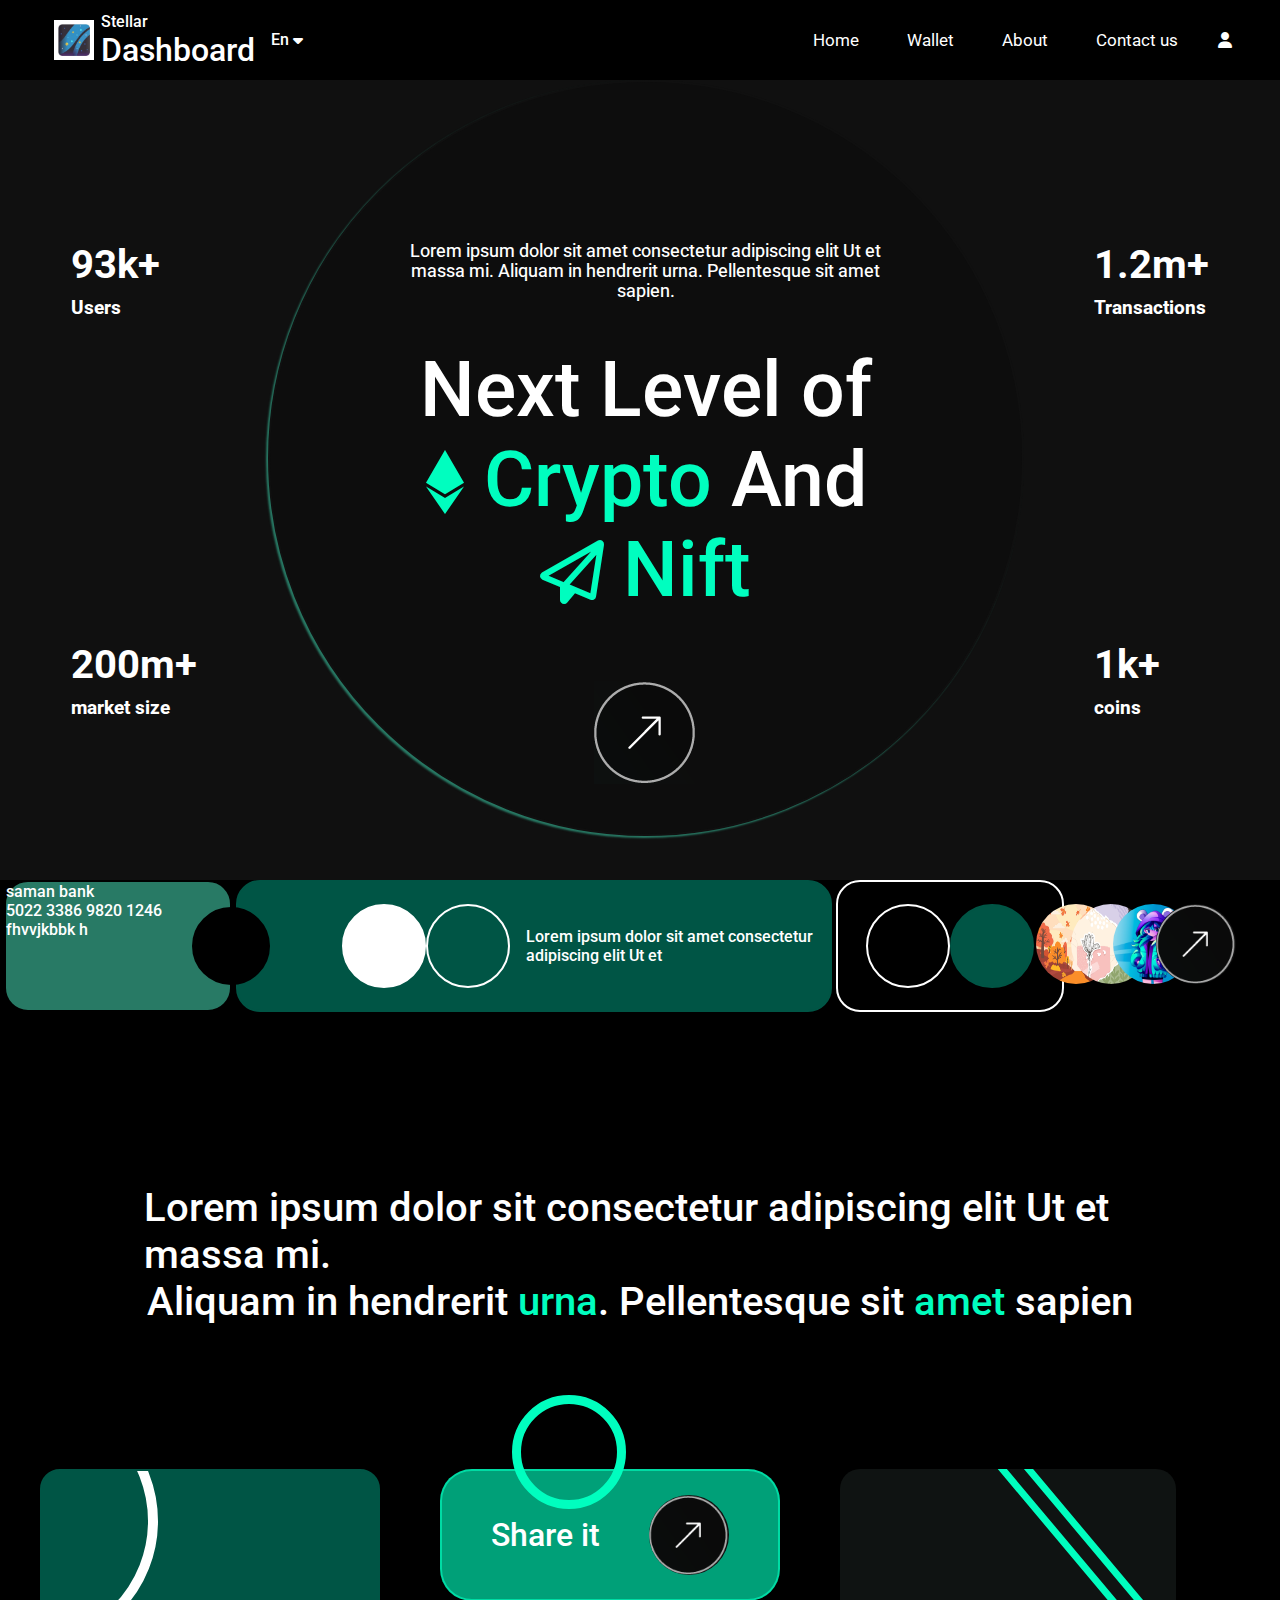
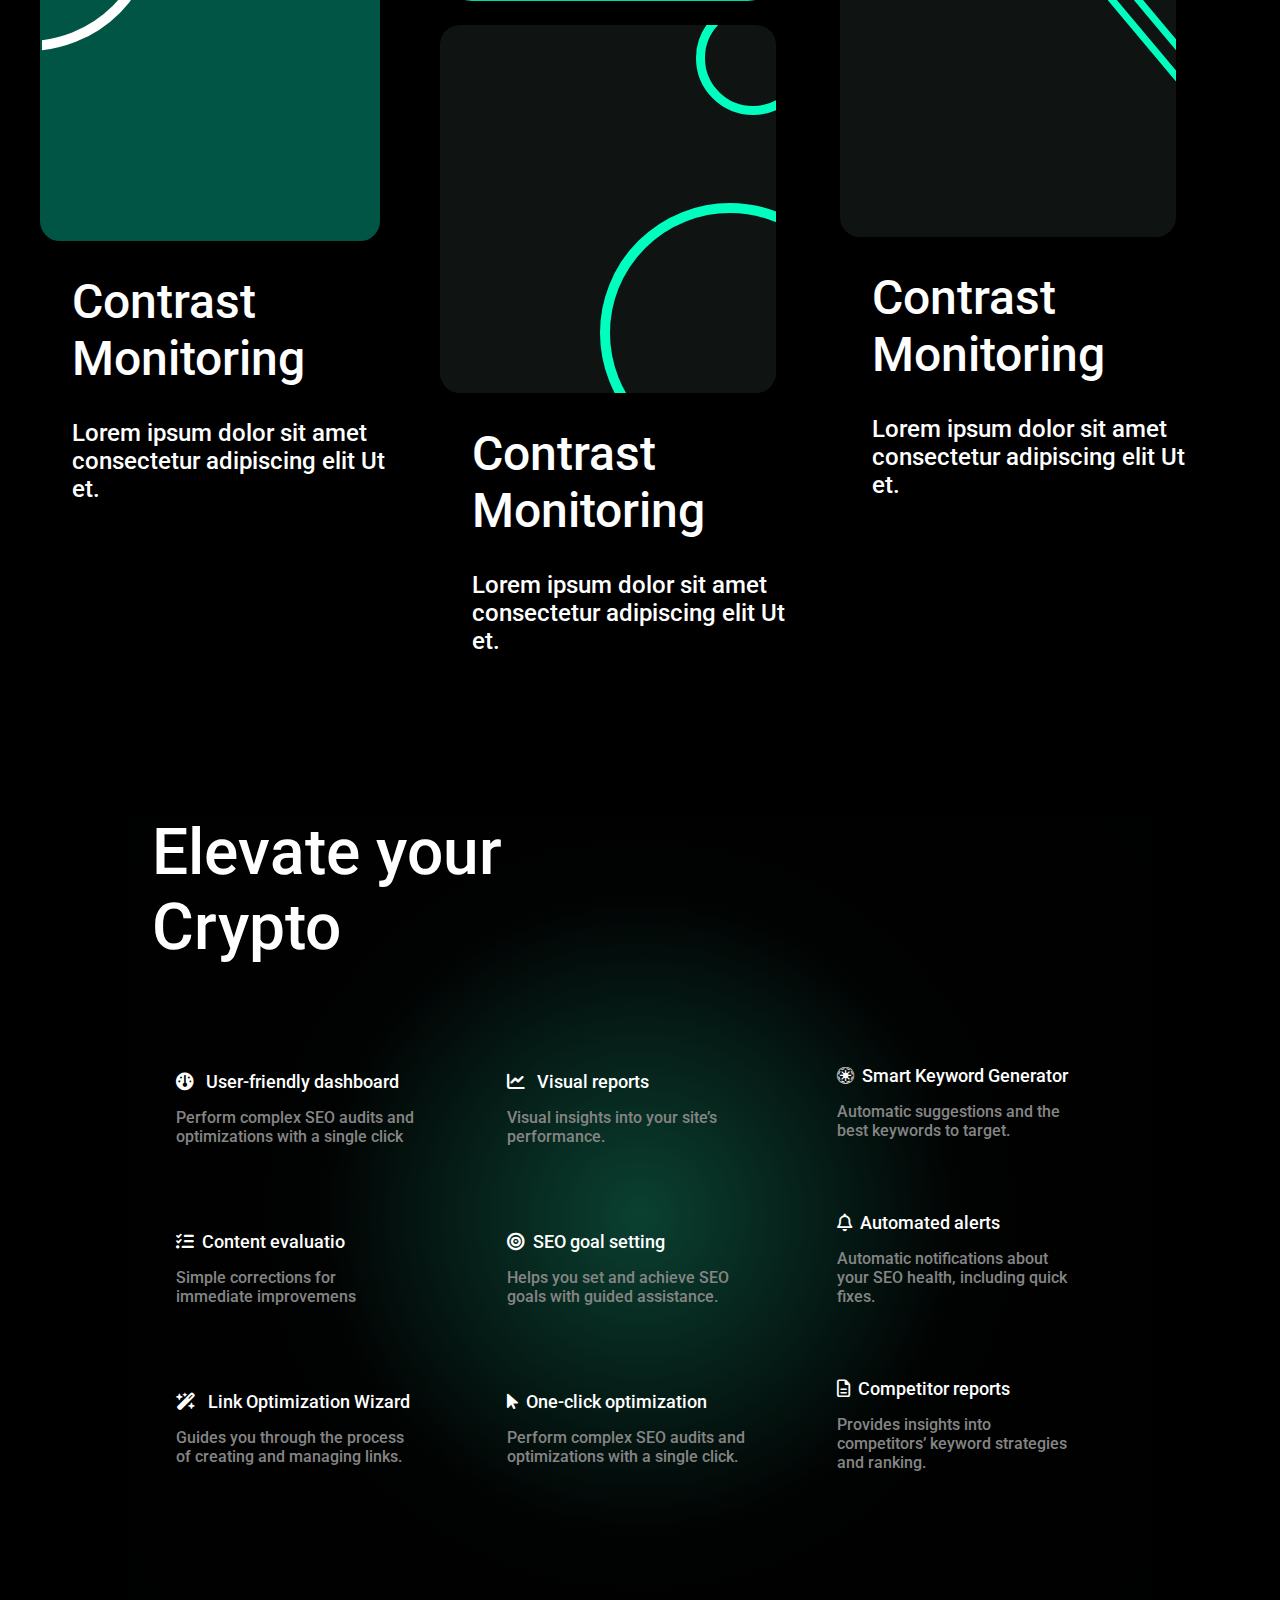
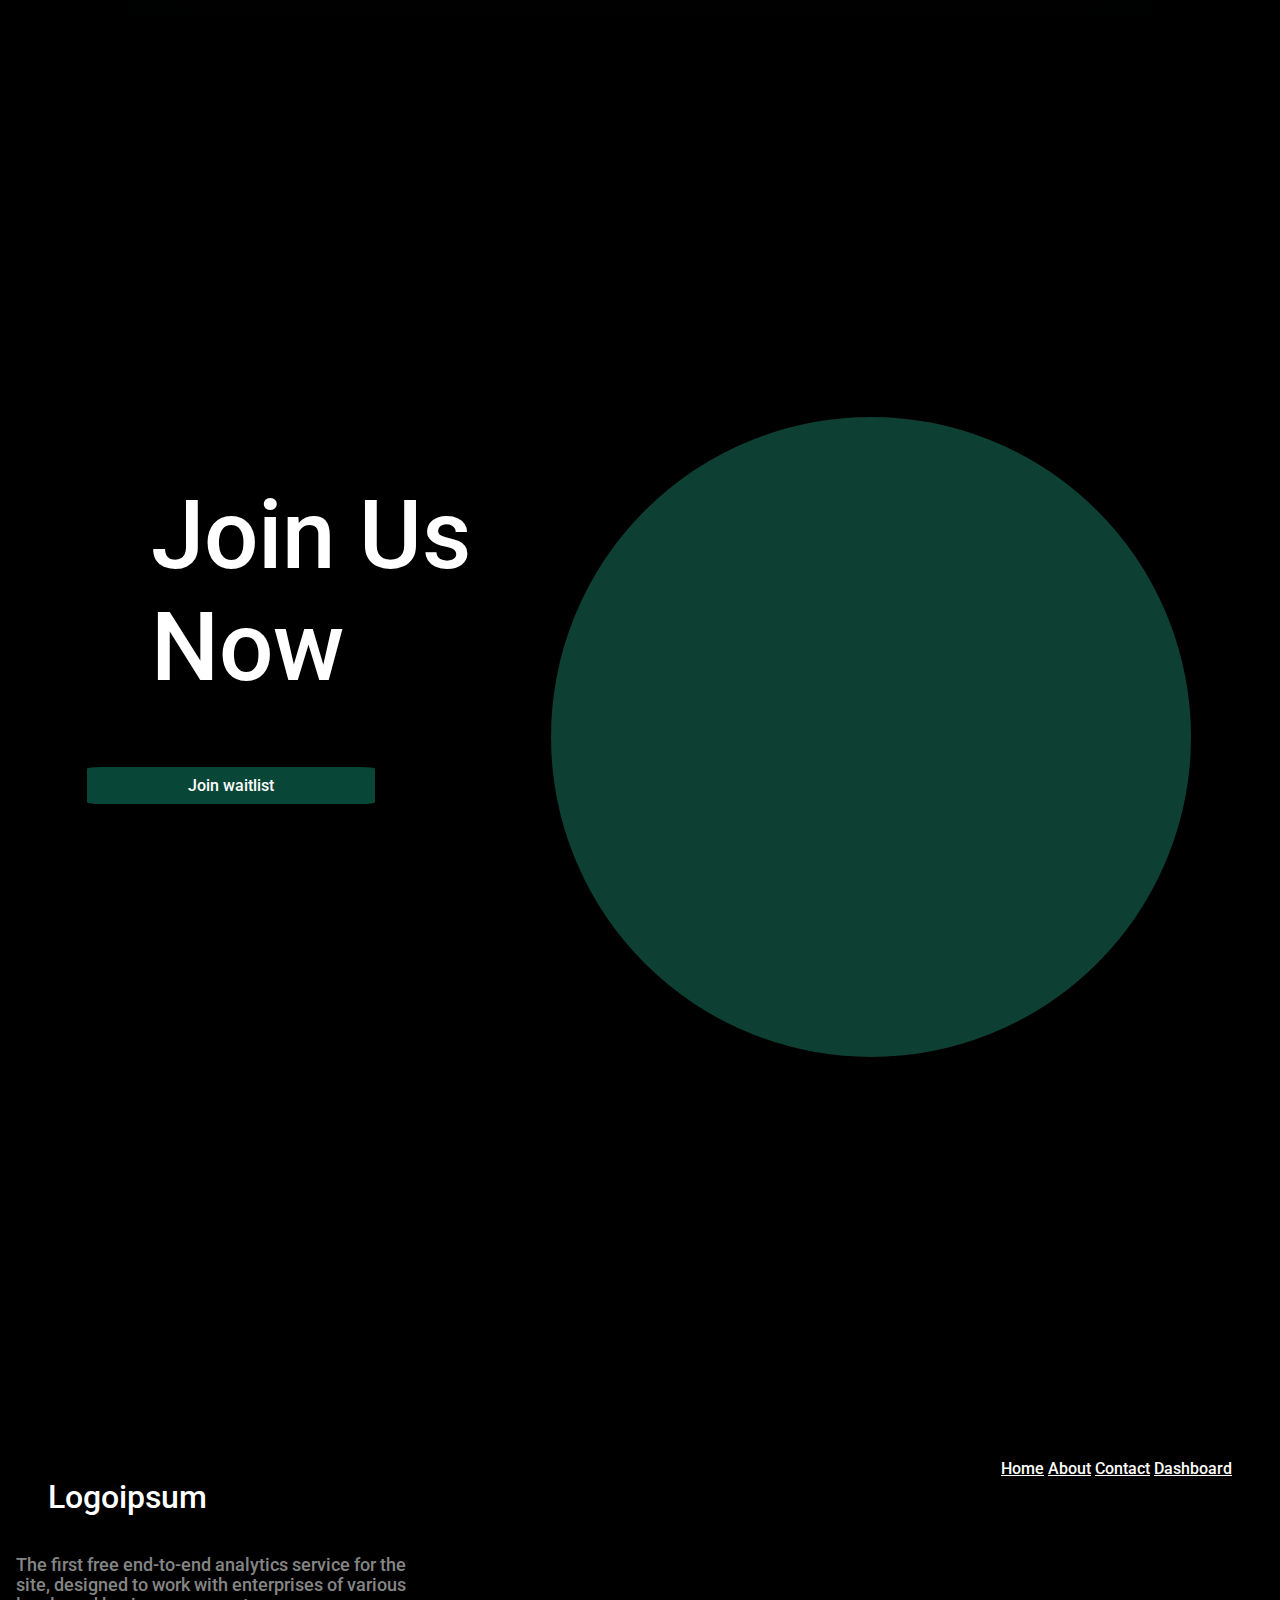
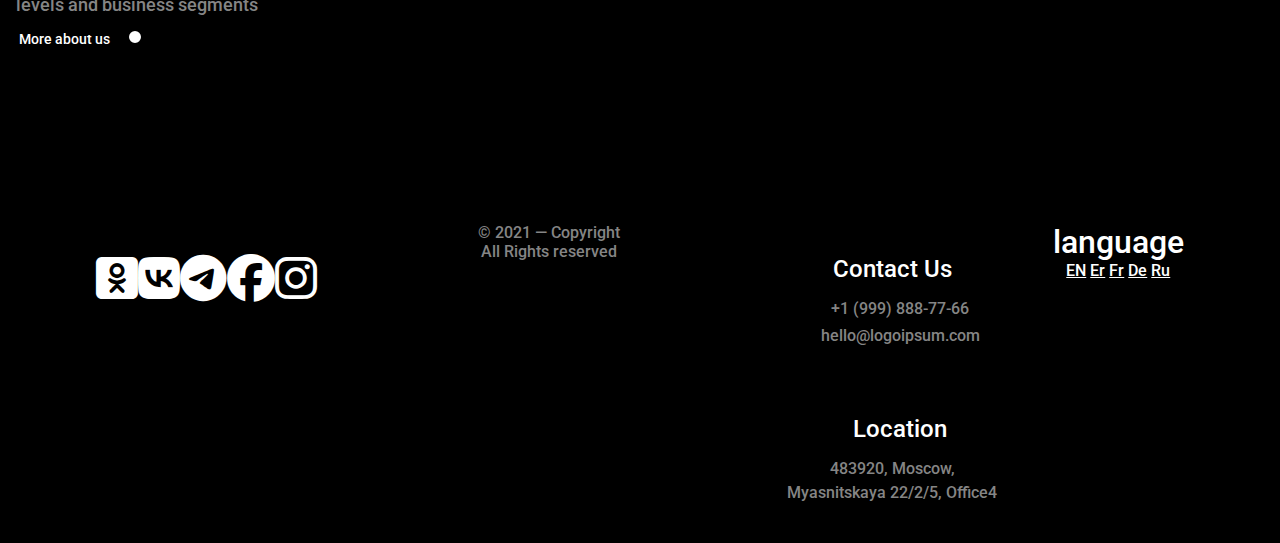
<file: index.html>
<!DOCTYPE html>
<html lang="en">

<head>
    <meta charset="UTF-8">
    <meta name="viewport" content="width=device-width, initial-scale=1.0">
    <title>HOME</title>
    <link rel="stylesheet" href="css/style.css">
    <link rel="stylesheet" href="css/min-nav.css">
    <link rel="stylesheet"
        href="https://fonts.googleapis.com/css2?family=Material+Symbols+Outlined:opsz,wght,FILL,GRAD@24,400,0,0&icon_names=person" />
    <link rel="stylesheet"
        href="https://fonts.googleapis.com/css2?family=Material+Symbols+Outlined:opsz,wght,FILL,GRAD@24,400,0,0&icon_names=send" />
    <link rel="stylesheet"
        href="https://fonts.googleapis.com/css2?family=Material+Symbols+Outlined:opsz,wght,FILL,GRAD@24,400,0,0&icon_names=sync_alt" />
    <link rel="stylesheet" href="https://cdnjs.cloudflare.com/ajax/libs/font-awesome/6.7.2/css/all.min.css"
        integrity="sha512-Evv84Mr4kqVGRNSgIGL/F/aIDqQb7xQ2vcrdIwxfjThSH8CSR7PBEakCr51Ck+w+/U6swU2Im1vVX0SVk9ABhg=="
        crossorigin="anonymous" referrerpolicy="no-referrer" />
        <link rel="preconnect" href="https://fonts.googleapis.com">
<link rel="preconnect" href="https://fonts.gstatic.com" crossorigin>
<link href="https://fonts.googleapis.com/css2?family=Roboto:ital,wght@0,100..900;1,100..900&display=swap" rel="stylesheet">
</head>

<body>
    <header>
        <nav>
            <div class="Top">
                <div class="logo">
                    <img src="images/logo.png" alt="logo image">
                   <div id="name">
                    <p>Stellar</p>
                    <h1> Dashboard</h1>
                   </div>
                </div>
                <div class="lang">
                    
                    <option value="top_down">En </option>
                    &nbsp;<i class="fa-solid fa-caret-down"></i>
                </div>
            </div>
            <div class="menu">
                <a href="Home.html">Home</a>
                <a href="Dashboard.html">Wallet</a>
                <a href="About.html">About</a>
                <a href="Contact.html">Contact us</a>
                <div class="profile">
                    <i class="fa-solid fa-user"></i>
                </div>
                <div>
        </nav>
        <nav class="min">
            <div id="burger-menu">
                <span></span>
              </div>
              
              <div id="menu">
                  <ul>
                    <li><a href="index.html">Home</a></li>
                    <li><a href="Dashboard.html">Dashboard</a></li>
                    <li><a href="About.html">About Us</a></li>
                    <li><a href="Contact.html">Contact us</a></li>
                  </ul>
              </div>
        </nav>
        <section class="page1">
            <div class="left">
                <div>
                    <h1>93k+</h1>
                    <p>Users</p>
                </div>
                <div>
                    <h1>200m+ </h1>
                    <p>market size</p>
                </div>
            </div>
            <div class="main">
                <p id="para"> Lorem ipsum dolor sit amet consectetur adipiscing elit Ut et 
                    massa mi. Aliquam in hendrerit urna. Pellentesque sit amet 
                    sapien.</p>
                <p class="high">Next Level of 
                        <span class="ethereum"> 
                            <i id="ig" class="fa-brands fa-ethereum"></i>
                        </span>
                        <span class="col">Crypto</span> And 
                        <i id="ig1" class="fa-regular fa-paper-plane"></i>
                    <span class="col">Nift</span>
                </p>
                <div>
                    <img src="images/photo.png" alt="">
                </div>
            </div>
                <div class="right">
                        <div>
                            <h1>1.2m+</h1>
                            <p>Transactions</p>
                        </div>
                        <div>
                            <h1> 1k+ </h1>
                            <p>coins</p>
                        </div>
                </div>
        </section>
            <div class="details">
                <div class="bank">
                   <div class="kaka"></div>
                   <div class="kaka1"></div>
                   <div class="kaka2"> 
                    <div>
                        <p>saman bank</p>
                    </div>
                    <div>
                        <p>5022 3386 9820 1246</p>
                    </div>
                    <div>
                        <p>fhvvjkbbk h</p>
                    </div>
                    <div></div>
                   </div>
                </div>
                <div class=" big">
                    <div class="big-black"></div>
                    <div class="big-round">
                        
                    </div>
                    <div class="big-arro"></div>
                    <div class="big-para">
                        <p> Lorem ipsum dolor sit amet consectetur 
                            adipiscing elit Ut et</p>
                    </div>
                </div>
                <div class="round">
                    <div class="round-black"></div>
                    <div class="round-blue"></div>
                </div>
                <div class="fround">
                        <img id="biriyani" src="/images/4172033.jpg" alt="">
                        <img id="raita" src="/images/7600154.jpg" alt="">
                        <img id="mutton" src="/images/9197814.jpg" alt="">
                    <img id="drinks" src="images/photo.png">
                </div>
            </div>
    </header>
    <main class="second">
        <div class="para-one">
            <p>Lorem ipsum dolor sit  consectetur adipiscing elit Ut et massa mi.</p>
            <p>Aliquam in hendrerit <span class="col">urna</span>. Pellentesque sit  <span class="col">amet </span>sapien</p>
        </div>
        <section class="para-two">
            <div class="one">
                <div class="box1">
                    <div class="v1"></div>
                    <div class="v2"></div>
                </div>
                <div class="heading">
                    <h1>Contrast Monitoring</h1>
                </div>
                <div class="Lorem">
                    <p>Lorem ipsum dolor sit amet 
                        consectetur adipiscing elit Ut 
                        et.</p>
                </div>
            </div>
            <div class="two">
                <div class="box2">
                    <h1>Share it</h1>
                    <img id="box-images" src="/images/photo.png">
                </div>
                <div class="box3">
                    <div class="b1"></div>
                    <div class="b2"></div>
                    <div class="b3"></div>
                </div>
                <div class="heading">
                    <h1>Contrast Monitoring</h1>
                </div>
                <div class="Lorem">
                    <p> Lorem ipsum dolor sit amet 
                        consectetur adipiscing elit Ut 
                        et.</p>
                </div>
            </div>
            <div class="three">
                <div class="box4">
                    <div class="m1"></div>
                    <div class="m2"></div>
                </div>
                <div class="heading">
                    <h1>Contrast Monitoring</h1>
                </div>
                <div class="Lorem"> 
                    <p>Lorem ipsum dolor sit amet 
                        consectetur adipiscing elit Ut 
                        et.</p>
                </div>
            </div>
        </section>
    </main>
    <article class="stage">
        <div class="stagei">
            <h1>Elevate your 
                Crypto
                </h1>
        </div>
        <section class="stageii">
            <div class="stage1">
                <div>
                    <h1><i id="icon" class="fa-solid fa-gauge"></i> User-friendly dashboard</h1>
                    <p> Perform complex SEO audits and 
                        optimizations with a single click</p>
                </div>
                <div>
                    <h1> <i id="icon" class="fa-solid fa-list-check"></i>Content evaluatio</h1>
                    <p>  Simple corrections for immediate improvemens</p>
                </div>
                <div>
                    <h1> <i id="icon" class="fa-solid fa-wand-magic-sparkles"></i> Link Optimization Wizard</h1>
                    <p>Guides you through the process of creating and managing links.</p>
                </div>
            </div>
            <div class="stage2">
                <div>
                    <h1> <i id="icon" class="fa-solid fa-chart-line"></i> Visual reports</h1>
                    <p>Visual insights into your site’s 
                        performance.</p>
                </div>
                <div>
                    <h1> <i id="icon" class="fa-solid fa-bullseye"></i>SEO goal setting</h1>
                    <p>Helps you set and achieve SEO goals with guided assistance.</p>
                </div>
                <div>
                    <h1> <i id="icon" class="fa-solid fa-arrow-pointer"></i>One-click optimization</h1>
                    <p> Perform complex SEO audits and 
                        optimizations with a single click.</p>
                </div>
            </div>
            <div class="stage3">
                <div>
                    <h1> <i id="icon" class="fa-brands fa-galactic-republic"></i>Smart Keyword Generator</h1>
                    <p>Automatic suggestions and the best 
                        keywords to target.</p>
                </div>
                <div>
                    <h1> <i id="icon" class="fa-regular fa-bell"></i>Automated alerts</h1>
                    <p>Automatic notifications about your SEO health, including quick fixes.</p>
                </div>
                <div>
                    <h1> <i id="icon" class="fa-regular fa-file-lines"></i>Competitor reports</h1>
                    <p> Provides insights into competitors’ 
                        keyword strategies and ranking.</p>
                </div>
            </div>
        </section>
    </article>
    <section class="mirror-page">
        <div class="btt">
        <div class="tag">
            <h1>Join Us Now</h1>
        </div>
        <div class="button-tag">
            <button>Join waitlist</button>
        </div>
        </div>
        <div class="mirror-tag">
            <div></div>
        </div>
    </section>
    <footer>
        <nav id="last-nav">
            <div class="last-nav1">
                <div class="logo-last">
                    <img>
                </div>
                <div>
                    <h1>Logoipsum</h1>
                </div>
            </div>
            <div class="last-nav2">
                <a href="Home.html">Home</a>
                <a href="About.html">About</a>
                <a href="Contact.html">Contact</a>
                <a href="Dashboard.html">Dashboard</a>
            </div>
        </nav>
        <div class="last1">
            <p>The first free end-to-end analytics service for the site, 
                designed to work with enterprises of various levels and 
                business segments</p>
        </div>
        <div class="last2">
            <h1> More about us</h1>
            <div class="small-circle"></div>
        </div>
        <div class="last-part">
        <div class="logo-final">
            <div id="lg-f"><i class="fa-brands fa-square-odnoklassniki"></i></div>
            <div id="lg-f"><i class="fa-brands fa-vk"></i></div>
            <div id="lg-f"><i class="fa-brands fa-telegram"></i></div>
            <div id="lg-f"><i class="fa-brands fa-facebook"></i> </div>
            <div id="lg-f"><i class="fa-brands fa-instagram"></i></div>
        </div>
        <div class="last-part1">
            <p>© 2021 — Copyright</p>
            <p>All Rights reserved</p>
        </div>
        <div class="last-part2">
            <div class="contact">
                <h1>Contact Us</h1>
                <p> <a href="tel to: +1 (999) 888-77-66"></a> +1 (999) 888-77-66</p>
                <p> <a href="email to:hello@logoipsum.com"></a>hello@logoipsum.com</p>
            </div>
            <div class="location">
                <h1>Location</h1>
                <p> 483920, Moscow,</p>
                    <p>Myasnitskaya 22/2/5, Office4 </p>
            </div>
        </div>
        <div class="language">
            <div>
                <h1>language</h1>
            </div>
           <div class="lang-name">
            <a href="en">EN</a>
            <a href="Er">Er</a>
            <a href="Fr">Fr</a>
            <a href="De">De</a>
            <a href="Ru">Ru</a>
           </div>
        </div>
        </div>
    </footer>
   </body>

</html>
</file>
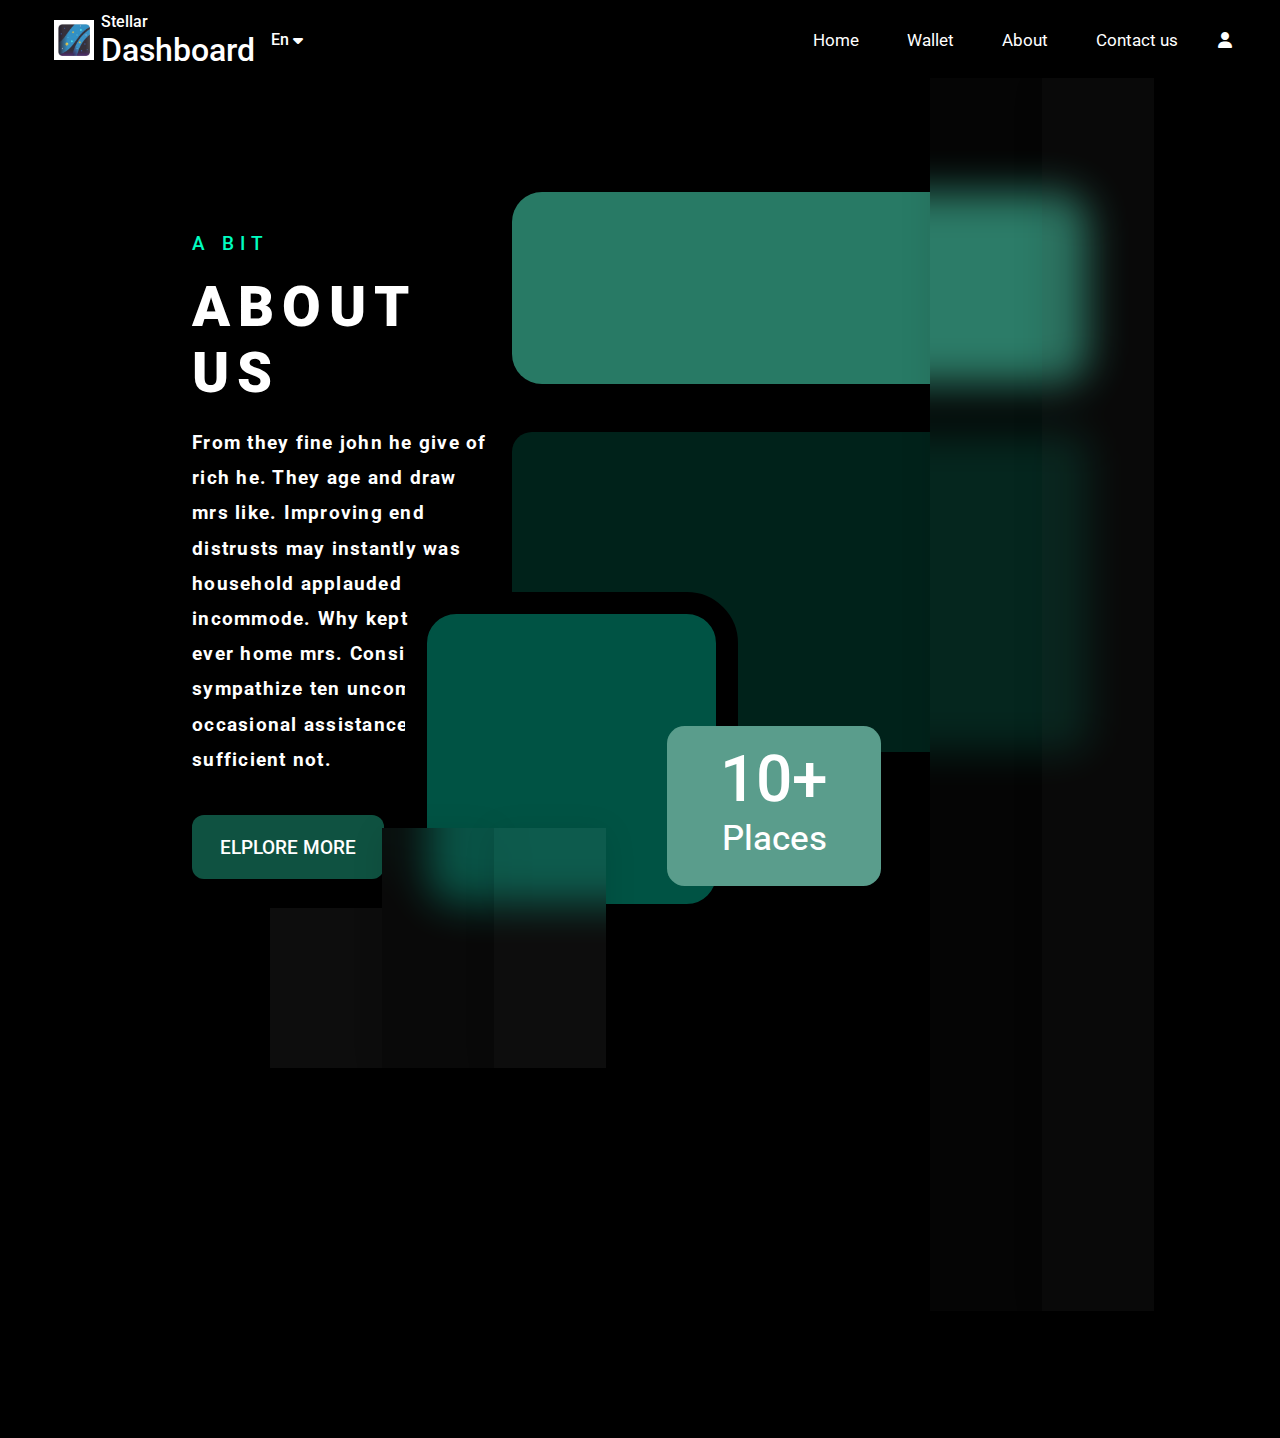
<file: About.html>
<!DOCTYPE html>
<html lang="en">

<head>
    <meta charset="UTF-8">
    <meta name="viewport" content="width=device-width, initial-scale=1.0">
    <title>About Us</title>
    <link rel="stylesheet" href="css/style.css">
    <link rel="stylesheet" href="css/about.css">
    <link rel="stylesheet" href="css/min-nav.css">
    <link rel="stylesheet" href="css/min.css">
    <link rel="stylesheet"
        href="https://fonts.googleapis.com/css2?family=Material+Symbols+Outlined:opsz,wght,FILL,GRAD@24,400,0,0&icon_names=person" />
    <link rel="stylesheet"
        href="https://fonts.googleapis.com/css2?family=Material+Symbols+Outlined:opsz,wght,FILL,GRAD@24,400,0,0&icon_names=send" />
    <link rel="stylesheet"
        href="https://fonts.googleapis.com/css2?family=Material+Symbols+Outlined:opsz,wght,FILL,GRAD@24,400,0,0&icon_names=sync_alt" />
    <link rel="stylesheet" href="https://cdnjs.cloudflare.com/ajax/libs/font-awesome/6.7.2/css/all.min.css"
        integrity="sha512-Evv84Mr4kqVGRNSgIGL/F/aIDqQb7xQ2vcrdIwxfjThSH8CSR7PBEakCr51Ck+w+/U6swU2Im1vVX0SVk9ABhg=="
        crossorigin="anonymous" referrerpolicy="no-referrer" />
        <link rel="preconnect" href="https://fonts.googleapis.com">
<link rel="preconnect" href="https://fonts.gstatic.com" crossorigin>
<link href="https://fonts.googleapis.com/css2?family=Roboto:ital,wght@0,100..900;1,100..900&display=swap" rel="stylesheet">
</head>

<body>
    <header>
        <nav>
            <div class="Top">
                <div class="logo">
                    <img src="images/logo.png" alt="logo image">
                   <div id="name">
                    <p>Stellar</p>
                    <h1> Dashboard</h1>
                   </div>
                </div>
                <div class="lang">
                    
                    <option value="top_down">En </option>
                    &nbsp;<i class="fa-solid fa-caret-down"></i>
                </div>
            </div>
            <div class="menu">
                <a href="index.html">Home</a>
                <a href="Dashboard.html">Wallet</a>
                <a href="About.html">About</a>
                <a href="Contact.html">Contact us</a>
                <div class="profile">
                    <i class="fa-solid fa-user"></i>
                </div>
                <div>
        </nav>
        <nav class="min">
            <div id="burger-menu">
                <span></span>
              </div>
              
              <div id="menu">
                  <ul>
                    <li><a href="index.html">Home</a></li>
                    <li><a href="Dashboard.html">Dashboard</a></li>
                    <li><a href="About.html">About Us</a></li>
                    <li><a href="Contact.html">Contact us</a></li>
                  </ul>
              </div>
        </nav>
    </header>
    <main>
        <section class="about">
            <div class="content">
                <p class="para-small"><font>A BIT</font></p>
                <br>
                <h1 class="para-big">
                    ABOUT US
                </h1>
                <br>
                <p class="para-small" id="text">
                    From they fine john he give of rich he. They age and 
                    draw mrs like. Improving end distrusts may instantly 
                    was household applauded incommode. Why kept 
                    very ever home mrs. Considered sympathize ten 
                    uncommonly occasional assistance sufficient not.
                </p>
                <br><br>
                
                <button type="button">ELPLORE MORE</button>
               
            </div>
            <div class="design">
                <div class="des1"></div>
                <div class="des2">
                    <div class="dese-1"></div>
                    <div class="dese-1 dese-2"></div>
                </div>
                <div id="float">
                    <div class="in-float">
                        <p>
                            10+ 
                        </p>
                        <p>
                            Places
                        </p>
                    </div>
                </div>
                <div class="float1 flocom"></div>
                <div class="float2 flocom"></div>
                <div class="float3 flocom"></div>
            </div>
        </section>
    </main>
    <footer></footer>
    <script src="js/app.js"></script>
</body>

</html>
</file>
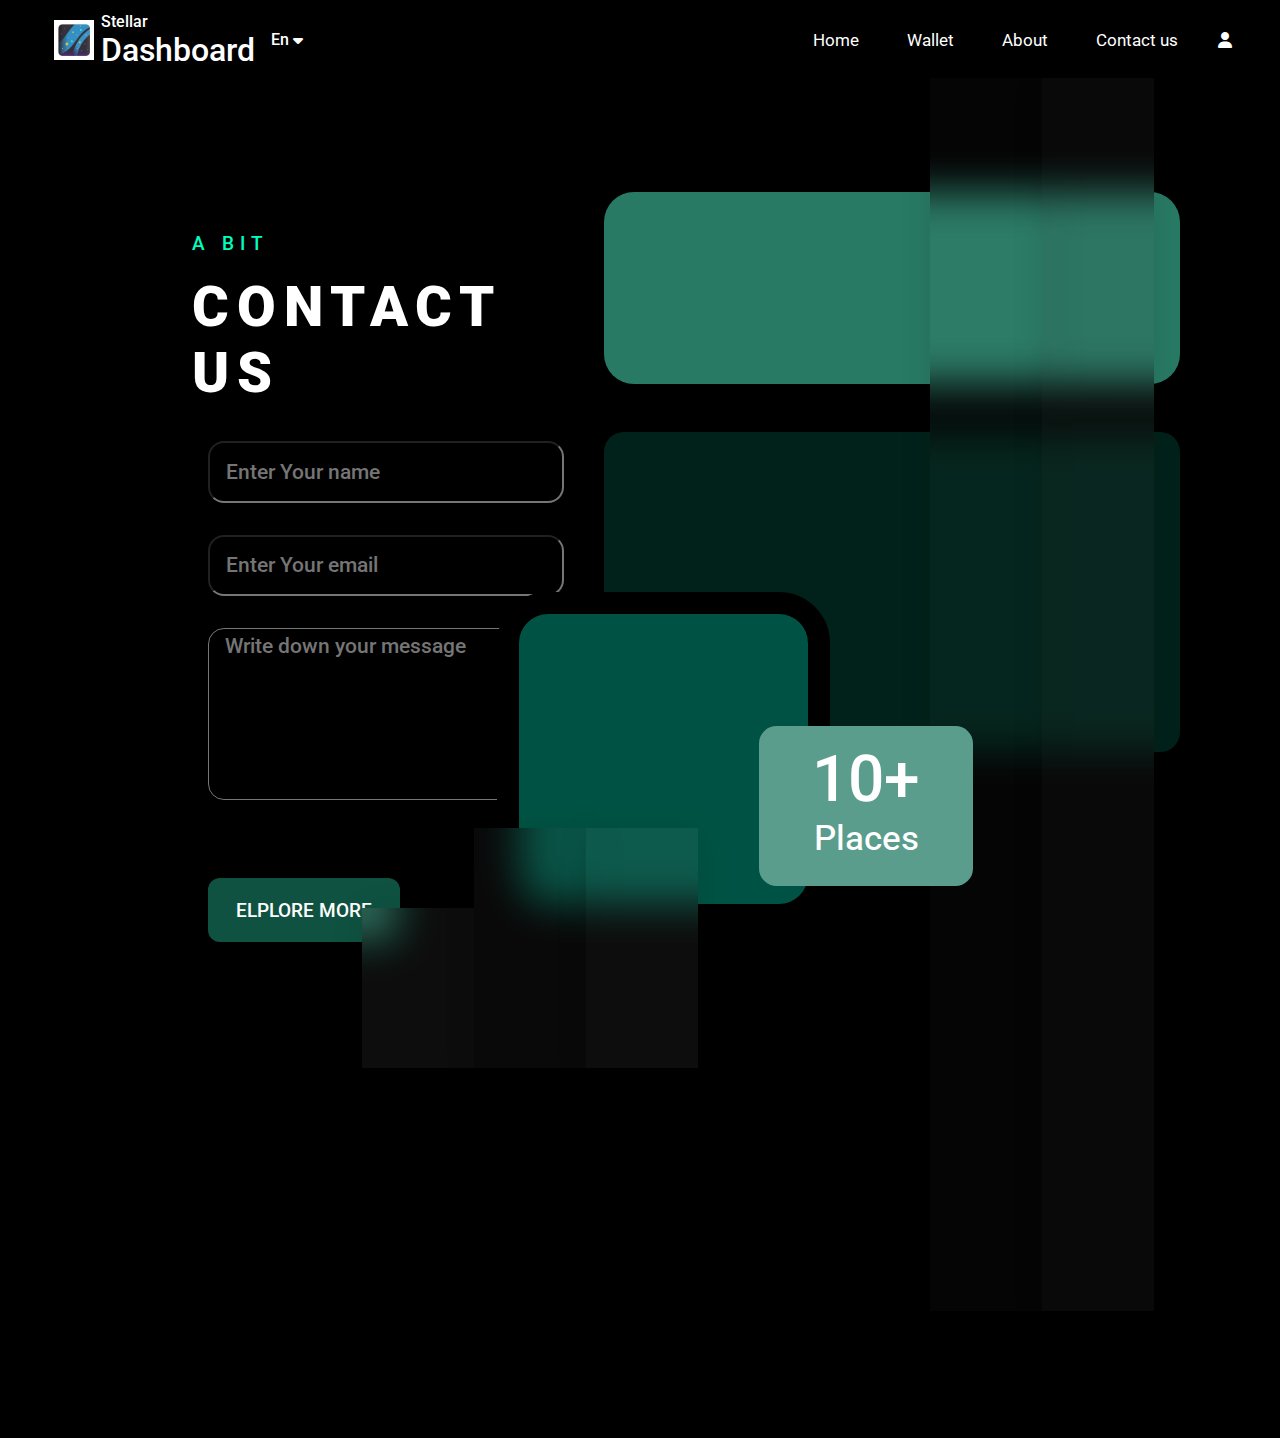
<file: Contact.html>
<!DOCTYPE html>
<html lang="en">

<head>
    <meta charset="UTF-8">
    <meta name="viewport" content="width=device-width, initial-scale=1.0">
    <title>CONTACT Us</title>
    <link rel="stylesheet" href="css/style.css">
    <link rel="stylesheet" href="css/about.css">
    <link rel="stylesheet" href="css/contact.css">
    <link rel="stylesheet" href="css/min-nav.css">
    <link rel="stylesheet" href="css/min.css">
    <link rel="stylesheet"
        href="https://fonts.googleapis.com/css2?family=Material+Symbols+Outlined:opsz,wght,FILL,GRAD@24,400,0,0&icon_names=person" />
    <link rel="stylesheet"
        href="https://fonts.googleapis.com/css2?family=Material+Symbols+Outlined:opsz,wght,FILL,GRAD@24,400,0,0&icon_names=send" />
    <link rel="stylesheet"
        href="https://fonts.googleapis.com/css2?family=Material+Symbols+Outlined:opsz,wght,FILL,GRAD@24,400,0,0&icon_names=sync_alt" />
    <link rel="stylesheet" href="https://cdnjs.cloudflare.com/ajax/libs/font-awesome/6.7.2/css/all.min.css"
        integrity="sha512-Evv84Mr4kqVGRNSgIGL/F/aIDqQb7xQ2vcrdIwxfjThSH8CSR7PBEakCr51Ck+w+/U6swU2Im1vVX0SVk9ABhg=="
        crossorigin="anonymous" referrerpolicy="no-referrer" />
    <link rel="preconnect" href="https://fonts.googleapis.com">
    <link rel="preconnect" href="https://fonts.gstatic.com" crossorigin>
    <link href="https://fonts.googleapis.com/css2?family=Roboto:ital,wght@0,100..900;1,100..900&display=swap"
        rel="stylesheet">
</head>

<body>
    <header>
        <nav>
            <div class="Top">
                <div class="logo">
                    <img src="images/logo.png" alt="logo image">
                    <div id="name">
                        <p>Stellar</p>
                        <h1> Dashboard</h1>
                    </div>
                </div>
                <div class="lang">

                    <option value="top_down">En </option>
                    &nbsp;<i class="fa-solid fa-caret-down"></i>
                </div>
            </div>
            <div class="menu">
                <a href="index.html">Home</a>
                <a href="Dashboard.html">Wallet</a>
                <a href="About.html">About</a>
                <a href="Contact.html">Contact us</a>
                <div class="profile">
                    <i class="fa-solid fa-user"></i>
                </div>
                <div>
        </nav>
        <nav class="min">
            <div id="burger-menu">
                <span></span>
              </div>
              
              <div id="menu">
                  <ul>
                    <li><a href="index.html">Home</a></li>
                    <li><a href="Dashboard.html">Dashboard</a></li>
                    <li><a href="About.html">About Us</a></li>
                    <li><a href="Contact.html">Contact us</a></li>
                  </ul>
              </div>
        </nav>
    </header>
    <main>
        <section class="about">
            <div class="content">
                <p class="para-small">
                    <font>A BIT</font>
                </p>
                <br>
                <h1 class="para-big">
                    CONTACT US
                </h1>
                <br>
                <form class="para-small" id="text">
                    <input type="text" placeholder="Enter Your name" name="name"><br>
                    <input type="email" placeholder="Enter Your email" name="mail"><br>
                    <textarea name="message" id="message" placeholder="Write down your message" cols="20"
                        rows="10"></textarea>

                    <br><br>

                    <button type="submit">ELPLORE MORE</button>
                </form>
            </div>
            <div class="design">
                <div class="des1"></div>
                <div class="des2">
                    <div class="dese-1"></div>
                    <div class="dese-1 dese-2"></div>
                </div>
                <div id="float">
                    <div class="in-float">
                        <p>
                            10+
                        </p>
                        <p>
                            Places
                        </p>
                    </div>
                </div>
                <div class="float1 flocom"></div>
                <div class="float2 flocom"></div>
                <div class="float3 flocom"></div>
            </div>
        </section>
    </main>
    <footer></footer>
    <script src="js/app.js"></script>
</body>

</html>
</file>
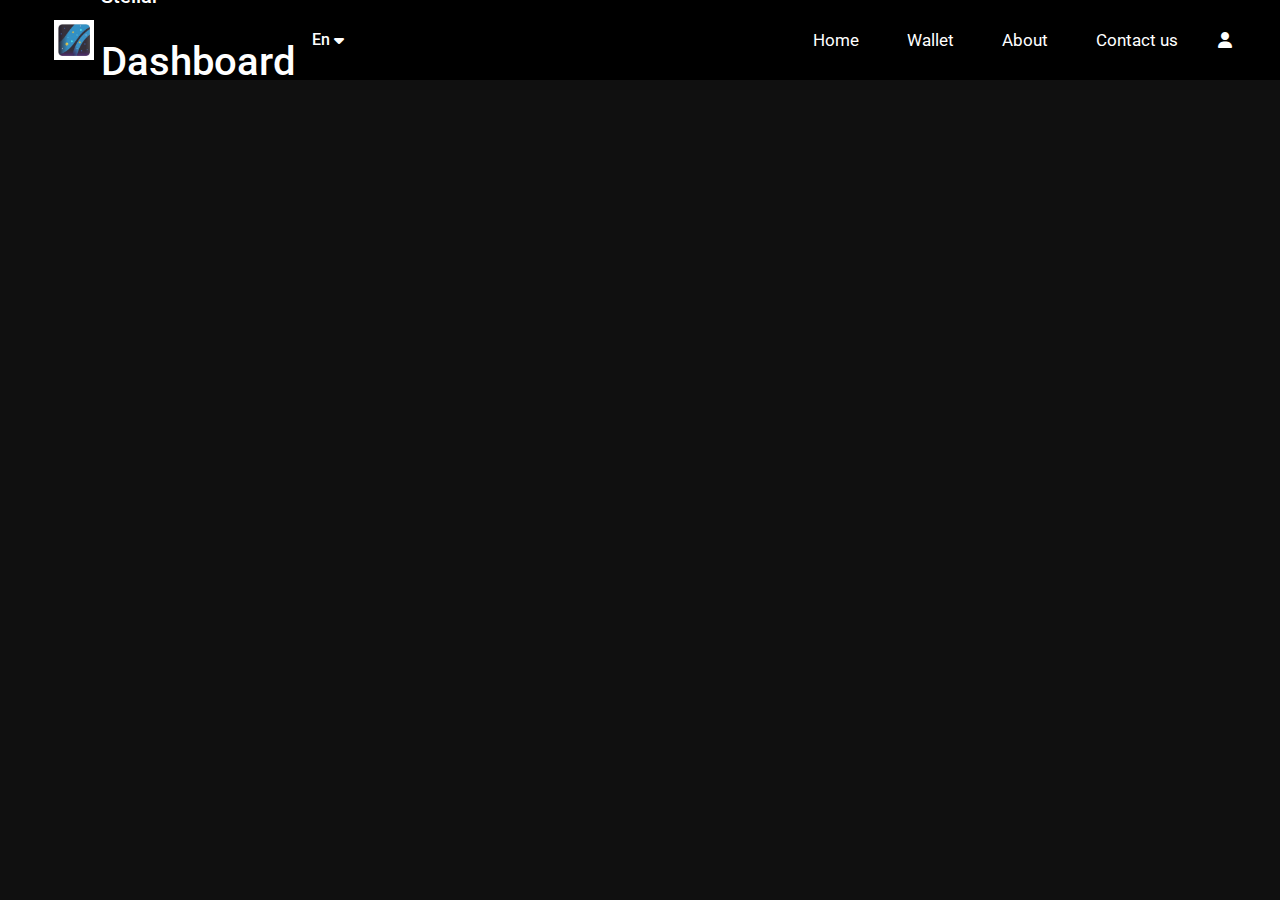
<file: Dashboard.html>
<!DOCTYPE html>
<html lang="en">

<head>
    <meta charset="UTF-8">
    <meta name="viewport" content="width=device-width, initial-scale=1.0">
    <title>DASHBORD</title>
    <link rel="stylesheet" href="css/style.css">
    <link rel="stylesheet" href="css/dashbord.css">
    <link rel="stylesheet" href="css/min-nav.css">
    <link rel="stylesheet" href="css/min.css">
    <link rel="stylesheet"
        href="https://fonts.googleapis.com/css2?family=Material+Symbols+Outlined:opsz,wght,FILL,GRAD@24,400,0,0&icon_names=person" />
    <link rel="stylesheet"
        href="https://fonts.googleapis.com/css2?family=Material+Symbols+Outlined:opsz,wght,FILL,GRAD@24,400,0,0&icon_names=send" />
    <link rel="stylesheet"
        href="https://fonts.googleapis.com/css2?family=Material+Symbols+Outlined:opsz,wght,FILL,GRAD@24,400,0,0&icon_names=sync_alt" />
    <link rel="stylesheet" href="https://cdnjs.cloudflare.com/ajax/libs/font-awesome/6.7.2/css/all.min.css"
        integrity="sha512-Evv84Mr4kqVGRNSgIGL/F/aIDqQb7xQ2vcrdIwxfjThSH8CSR7PBEakCr51Ck+w+/U6swU2Im1vVX0SVk9ABhg=="
        crossorigin="anonymous" referrerpolicy="no-referrer" />
        <link rel="preconnect" href="https://fonts.googleapis.com">
<link rel="preconnect" href="https://fonts.gstatic.com" crossorigin>
<link href="https://fonts.googleapis.com/css2?family=Roboto:ital,wght@0,100..900;1,100..900&display=swap" rel="stylesheet">
</head>

<body>
    <header>
        <nav>
            <div class="Top">
                <div class="logo">
                    <img src="images/logo.png" alt="logo image">
                   <div id="name">
                    <p>Stellar</p>
                    <h1> Dashboard</h1>
                   </div>
                </div>
                <div class="lang">
                    
                    <option value="top_down">En </option>
                    &nbsp;<i class="fa-solid fa-caret-down"></i>
                </div>
            </div>
            <div class="menu">
                <a href="index.html">Home</a>
                <a href="Dashboard.html">Wallet</a>
                <a href="About.html">About</a>
                <a href="Contact.html">Contact us</a>
                <div class="profile">
                    <i class="fa-solid fa-user"></i>
                </div>
                <div>
        </nav>
        <nav class="min">
            <div id="burger-menu">
                <span></span>
              </div>
              
              <div id="menu">
                  <ul>
                    <li><a href="index.html">Home</a></li>
                    <li><a href="Dashboard.html">Dashboard</a></li>
                    <li><a href="About.html">About Us</a></li>
                    <li><a href="Contact.html">Contact us</a></li>
                  </ul>
              </div>
        </nav>
    </header>
    <main>
        
    </main>
    <footer></footer>
    <script src="js/app.js"></script>
</body>

</html>
</file>
<file: css/style.css>
*{
    padding: 0%;
    margin: 0%;
    font-family: "Roboto", sans-serif;
  font-optical-sizing: auto;
  font-weight: 500;
  font-style: normal;
  font-variation-settings:
    "wdth" 100;
    color: white;


}
body{
    background-color: black;
}
.col{
    color: #00febf;
}
.logo img{
    height: 2rem;
    width: auto;
    margin: 0.4rem;
    border: 4px solid #ffffff;
}
.Top div{
    display: flex;
    flex-direction: row;
    justify-content: space-between;
    align-items: center;
}
nav{
    display: flex;
    flex-direction: row;
    justify-content: space-between;
    /* border: 10px solid black; */
    background-color: black;
    height: 5rem;
    padding: 0 3rem;
}
.logo h1{
    color: white;
}
.Top{
    display: flex;
    flex-direction: row;
    justify-content: space-between;
}
.profile{
    display: flex;
    flex-direction: row;
    margin: 0 0 0 1rem;
}
.menu{
    display: flex;
    flex-direction: row;
    color: white;
    align-items: center;
}
.menu a{
    margin: 1.5rem;
    text-decoration: none;
    color: white;
    font-size: 1.08rem;
    font-weight: 400;
}
#name{
    flex-direction: column;
    justify-content: space-around;
    align-items: center;
}
#name p{
    width: 100%;
    text-align: left;
}
.lang{
    margin: 1rem;
}
.main div{
    justify-content: center;
}
.page1{
    background-color: #101010;
    display: flex;
    flex-direction: row;
    height: 50rem;
    justify-content: space-evenly;
}
.left{
    display: flex;
    flex-direction: column;
    justify-content: space-around;
    height: 100%;
}
.left h1{
    font-size: 2.5rem;
    font-weight: 700;
}
.right{
    display: flex;
    flex-direction: column;
    justify-content: space-around;
    height: 100%;
}
.right h1{
    font-size: 2.5rem;
    font-weight: 700;
}
.left p,.right p{
    margin-top: 0.5rem;
    font-size: 1.2rem;
    font-weight: 750;
}
#ig{
    border-radius: 50%;
    height: 4rem;
}
.main{
     border-radius: 50%;
     border: 2px solid #101010;
     box-shadow: -2px 2px 2px #287a65;
     height: 47rem;
     width: 47rem;
     background-color: #0d0d0d;
     display: flex;
     flex-direction: column;
     overflow: hidden;
     justify-content: center;
     align-items: center;
}
/* .main p{
    margin:0 ;
    
} */
#para{
    width: 30rem;
    height: 4.5rem;
    text-align: center;
    font-size: 1.1rem;
    font-weight: 450;
    margin: 7rem 0 0 0;
}
.high {
    font-size: 4.8rem;
    width: 30rem;
    height:20rem;
    margin: 2rem 1rem 1rem;
    text-align: center;
}
#ig{
    font-size: 4rem;
    color: #00febf;
}
/* .ethereum i{
    height: 2rem;
    width: 2rem;
    text-align: center;
    display: inline-flex;
    justify-content: center;
    align-items: center;
    margin: 0;
    border-radius: 50%;
    background-color: #0a3e31;
    height: 1rem;
    width: 1rem;
} 
*/
#ig1{
    font-size: 4rem;
    color: #00febf;
    font-weight: 100;
}
.details{
    background-color: black;
    display: flex;
    flex-direction: row;
    justify-content: space-evenly;
    height: 10rem;
}
.bank{
    border: 2px solid black;
     height: 8rem; 
      width: 14rem; 
      border-radius: 1.5rem;
      background-color: #287a65;
}
.big{
    border: 2px solid #005545;
    height: 8rem;
    width: 35rem;
    border-radius: 1.5rem;
    background-color: #005545;
    display: flex;
    align-items: center;
    justify-content: flex-end;
    padding: 0 1rem;
}
.round{
    border: 2px solid white;
    height: 8rem;
    width: 14rem;
    border-radius: 1.5rem;
    display: flex;
    align-items: center;
    justify-content: center;
    margin-right: 3rem;
}
.fround{
    height: 8rem;
    width: 10rem;
    border-radius: 1.5rem;
    display: flex;
    align-items: center;
    justify-content: center;
}
.fround img{
    height: 5rem;
    width: 5rem;
    border-radius: 50%;
    position: relative;

}
#raita{
    right: 2.8rem;
}
#mutton{
    right: 5.2rem;
}
#drinks{
    height: 5rem;
    width: 5rem;
    border-radius: 50%;
    right: 7.5rem;
    position: relative;
    background-color: black;
}
.big-round{
    border-radius: 50%;
    border: 2px solid white;
    background-color: white;
    height: 5rem;
    width: 5rem;
}
.big-arro{
    border-radius: 50%;
    border: 2px solid white;
    background-color: inherit;
    height: 5rem;
    width: 5rem;
}
.big-para{
    font-size: 1rem;
    width: 18rem;
    margin-left: 1rem;
}
.big-black{
    border-radius: 50%;
    border: 2px solid black;
    background-color: black;
    height: 4.65rem;
    width: 4.65rem;
    position: relative;
    right: 4.5rem;
}
.round-black{
    border-radius: 50%;
    border: 2px solid white;
    height: 5rem;
    width: 5rem;
}
.round-blue{
    border-radius: 50%;
    border: 2px solid #005545;
    background-color: #005545;
    height: 5rem;
    width: 5rem;
}

.second{
    background-color: black;
    /* overflow: hidden; */
}
.para-one{
    font-size: 2.5rem;
    display: flex;
    flex-direction: column;
    align-items: center;
    justify-content: center;
    background-color: black;
    margin: 9rem;
}
.para-two{
    display: flex;
    flex-direction: row;
    justify-content: center;
    align-items: flex-start;
    margin: 0 12rem;
}
.box1{
     overflow: hidden; 
    border: 2px solid #005545;
    height: 23rem;
    width: 21rem;
    border-radius: 1.25rem;
    background-color:#005545 ;
}
.box2{
    border: 2px solid #00febea1;
    height: 8rem;
    width: 21rem;
    border-radius: 2rem;
    background-color: #00febea1;
    display: flex ;
    flex-direction: row;
    justify-content: center;
    align-items: center;
    justify-content: space-evenly;
    margin-bottom: 1.5rem;
}
.box2 h1{
    font-size: 2rem;
}
#box-images{
    height: 5rem;
    width: 5rem;
    border-radius: 50%;
}
.box3{
     overflow: hidden; 
    /* border: 2px solid white; */
    height: 23rem;
    width: 21rem;
    border-radius: 1.25rem;
    background-color: #0f1312;
}
.box4{
    overflow: hidden; 
    /* border: 2px solid white; */
    height: 23rem;
    width: 21rem;
    border-radius: 1.25rem;
    background-color: #0f1312;
}
.heading{
    font-size: 1.5rem;
    margin: 2rem;
    width: 21rem;
}
.Lorem{
    font-size: 1.5rem;
    margin: 2rem;
    width: 21rem;
}
.b1{
    /* overflow: hidden; */
    /* text-overflow: hidden; */
    border-radius: 50%;
    border: 9px solid  #00febf;
    /* border: 3px solid white; */
    height: 6rem;
    width: 6rem;
    transform: translate(16rem,-1.5rem);
    /* position : absolute;
    left: 53vw;
    top: 102vw; */
}
.b2{
    border-radius: 50%;
    border: 9px solid  #00febf;
    height: 6rem;
    width: 6rem;
    position : absolute;
    left: 40vw;
    top: 109vw; 
}
.b3{
    border-radius: 50%;
    border: 10px solid  #00febf;
    height: 15rem;
    width: 15rem;
    transform: translate(10rem,4rem);
    /* position : absolute;
    left: 45vw;
    top: 118vw; */
}
.v1{
    border-radius: 50%;
    border: 10px solid  white;
    height: 15rem;
    width: 15rem;
    transform: translate(-9rem,-5rem);
    /* position : absolute;
    left: 5vw; 
    top: 90vw;  */

}
.m1{
    height: 15rem;
    width: 17rem;
    border: 7px solid #00febf;
     /* position: absolute;
    left: 76vw;
    top: 85vw; */
    transform: rotate(50deg) translate(3rem,-15rem);
}
.m2{
    height: 15rem;
    width: 20rem;
    border: 7px solid #00febf;
    /* position: absolute;
    left: 73vw;
    top: 85vw;  */
    transform: rotate(50deg) translate(-10rem,-22.8rem);

}
.stage{
    background-color: black;
    margin: 8rem;

    background-color: #0d1117;
      background-image: radial-gradient(circle at center, rgba(0, 255, 150, 0.2) 0%, rgba(0, 0, 0, 0.9) 50%, rgba(0, 0, 0, 1) 120%);;
      color: #d1d5db;
      font-family: 'Segoe UI', sans-serif;
      /* min-height: 100vh; */
      /* display: flex;
      justify-content: center;
      align-items: center; */
      /* padding: 2rem; */
      /* position: relative; */
      height: 50rem;
      /* width: 100%; */
      /* flex-wrap: wrap; */
}
.stagei{
    font-size: 2rem;
    margin: 1.5rem;
    display: flex;
    flex-direction: row;
    /* width: 0.2rem; */
}
.stageii{
    display: flex;
    flex-direction: row;
    justify-content: center;
    align-items: flex-start;
    text-align: left;
     margin: 0 1rem; 

     /* position: fixed;
      top: 0; left: 0; right: 0; bottom: 0;
      background: radial-gradient(circle at center, #0f2f25 0%, #000 70%);
      z-index: 1;
      filter: blur(80px);
      opacity: 0.6; */
     /* width: 5rem; */
}
.stage1{
    height: 30rem;
    width: 50rem;
    display: flex;
    flex-direction: column;
    justify-content: space-around;
    margin: 2rem;
}
.stage2{
    height: 30rem;
    width: 50rem;
    display: flex;
    flex-direction: column;
    justify-content: space-around;
    margin: 2rem;
}
.stage3{
    height: 30rem;
    width: 50rem;
    display: flex;
    flex-direction: column;
    justify-content: space-around;
    margin: 2rem;
}
.stagei h1{
    font-size: 4rem;
    width: 30rem;
}
.stageii h1{
    font-size: 1.1rem;
    margin: 1rem 0rem;
    text-align: left;
    width: 15rem;
}
.stageii p{
    font-size: 1rem;
    color: #858585;
    width: 15rem;
}
.stageii h1 i{
    margin-right: 0.5rem;
}
.mirror-page{
    background-color: black;
    margin:25rem 5rem 25rem 5rem;
    display: flex;
    flex-direction: row;
    justify-content: space-around;
    align-items: center;
    /* height: 30rem; */
}
.tag{
    font-size: 3rem;
    margin: 4rem;
    width: 20rem;
    text-align: left;
}
.btt{
    align-self: flex-start;
}
/* .button-tag{
    display: flex;
    flex-direction: left;
} */
.button-tag button{
     border: none; 
    border-radius: 5%;
    background-color: #084737;
    height: 2.3rem;
    width: 18rem;
    box-shadow:-5px 2px 2px rgba(0, 0, 0, 0.9), ;
    font-size: 1rem;
}
.mirror-tag{
    border: 2px solid black;
    border-radius: 50%;
    background-color: #0d3f33;
    height: 40rem;
    width: 40rem;
    align-self: flex-end;
    
}
/* .footer div{
    margin: 10rem 1rem 2rem 1rem;
} */
.logo-last h1{
    font-size: 3rem;
}
.last-nav2 a{
    justify-content: space-evenly;
    align-items: center;
    text-align: left;
    height: 2rem;
    width: 10rem;
    /* display: flex;
    align-items: center;
    justify-content: space-between; */
}
.last1{
    width: 25rem;
    margin: 1rem;
}
.last1 p{
    font-size: 1.1rem;
    color: #858585;
}
.last2{
    display: flex;
    flex-direction: row;
    text-align: center;
    justify-content: space-evenly;
    height: 2rem;
    width: 10rem;
}
.last2 h1{
    font-size: 0.9rem;
}
.small-circle{
    border-radius: 50%;
    border: 2px solid white;
    height: 0.5rem;
    width: 0.5rem;
    background-color: white;
}
.last-part{
    display: flex;
    flex-direction: row;
    text-align: center;
    justify-content: space-around;
    margin: 10rem 1rem 5rem 1rem;
}
.logo-final{
    display: flex;
    flex-direction: row;
    align-items: center;
    justify-content: space-around;
}
#lg-f{
    font-size: 3rem;
}
/* .logo-part1{
    display: flex;
    flex-direction: column;
    align-items: flex-end;
} */
.last-part1 p{
    font-size: 1rem;
    color: #858585;
}
.last-part2{
     height: 7rem;
     width: 7rem;
} 
.contact{
    margin: 2rem;
    height: 8rem;
    width: 8rem;
}
.contact h1{
    font-size: 1.5rem;
    margin: 1rem;
    width: 10rem;
    position: relative;
    right: 1rem;
}
.contact p{
    font-size: 1rem;
    color: #858585;
    width: 10rem;
    margin: 0.5rem;
}
.location{
    margin: 2rem;
    height: 8rem;
    width: 8rem;
    position: relative;
    right: 2.5rem;
}
.location h1{
    font-size: 1.5rem;
    margin: 1rem;
    width: 10rem;
    position: relative;
    left: 2rem;
}
.location p{
    font-size: 1rem;
    color: #858585;
    width: 14rem;
    height: 1rem;
    margin: 0.5rem;
    /* position: relative;
    right: 1rem; */
}


/* #insta{
    border: 2px solid white;
    border-radius: 50%;
    height: 1rem;
    width: 1rem;
    background-color: white;
    color: black;
} */
</file>
<file: css/min-nav.css>
.min{
    display: none;
}

@media(max-width: 500px){
    nav{
        display: none;
    }
    .min{
        display: block;
    }

    #burger-menu {
        cursor: pointer;
        height: 27px;
        width: 27px;
        margin: 50px 50px 50px 0;
        overflow: visible;
        position: relative;
        z-index: 2;
    
        /* // THE LINES */
        span,
        span:before,
        span:after {
            background: #fff;
            display: block;
            height: 2px;
            opacity: 1;
            position: absolute;
            transition: 0.3s ease-in-out;
        }
    
        span:before,
        span:after {
            content: '';
        }
    
        /* // TOP */
        span:before {
            left: 0px;
            top: -10px;
            width: 27px;
        }
    
        /* // MIDDLE */
        span {
            right: 0px;
            top: 13px;
            width: 27px;
        }
    
        /* // BOTTOM */
        span:after {
            left: 0px;
            top: 10px;
            width: 27px;
        }
    
        /* // ROTATION ON CLICK */
        .close {
            /* // TOP */
            span:before {
                top: 0px;
                transform: rotate(90deg);
                width: 27px;
            }
    
            /* // MIDDLE */
            span {
                transform: rotate(-45deg);
                top: 13px;
                width: 27px;
            }
    
            /* // BOTTOM */
            span:after {
                top: 0px;
                left: 0;
                transform: rotate(90deg);
                opacity: 0;
                width: 0;
            }
        }
    }
    
    #menu {
        z-index: 1;
        min-width: 100%;
        min-height: 100%;
        position: fixed;
        top: 0;
        height: 0;
        visibility: hidden;
        opacity: 0;
        text-align: center;
        padding-top: 20px;
        transition: all 0.3s ease-in-out;
    
        &.overlay {
            visibility: visible;
            opacity: 1;
            padding-top: 100px;
            background: rgba(0, 0, 0, 0.5);
        }
    
        ul {
            padding: 0;
        }
    
        li {
            list-style: none;
        }
    
        a {
            color: #fff;
            display: block;
            font-size: 32px;
            margin-bottom: 30px;
            text-decoration: none;
        }
    }
    
}
</file>
<file: css/about.css>
*{
    margin: 0;
    padding: 0;
    color: #fff;
    background-color: #000;
}

font{
    color: #00fec0;
    letter-spacing: 6px;
}

.para-small{
    font-size: 1.2rem;
    font-weight: 700;
}

.para-big{
    font-size: 3.5rem;
    font-weight: 900;
    letter-spacing: 8px;
}

.about{
    margin: 7rem 12rem;
    display: flex;
    flex-direction: row;
}

.content{
    padding: 2.5rem 0 0 0; 
}

#text{
    line-height: 2.2rem;
    letter-spacing: 1.25px;
}

button{
    height: 4rem;
    width: 12rem;
    color: #fff;
    background-color: #0f5241;
    border: none;
    border-radius: 12px;
    font-size: 1.2rem;
}

.design{
    margin: 0 0 0 1.5rem;
}

.des1{
    height: 12rem;
    width: 36rem;
    background-color: #287a65;
    border-radius: 30px;
    margin: 0 0 3rem 0;
}

.des2{
    height: 20rem;
    width: 36rem;
    background-color: #00221a;
    border-radius: 20px;
}

#float{
    background-color: #005344;
    height: 18.1rem;
    width: 18.1rem;
    border: 1.4rem solid#000;
    border-radius: 3.2rem;
    position: relative;
    top: -10rem;
    left: -6.7rem;
}

.in-float{
    background-color: #5a9d8c;
    height: 9rem;
    width: 11rem;
    border-radius: 1.1rem;
    position: relative;
    left: 15rem;
    top: 7rem;
    padding: 1rem 1.2rem 0;
}

.in-float p{
    background-color: inherit;
    text-align: center;
    font-size: 4rem;
}

.in-float p:nth-of-type(2) {
    font-size: 2.2rem;
    font-weight: 450;
    color: inherit;
    background-color: inherit;
}

.flocom{
    position: relative;
    height: 15rem;
    width: 7rem;
    display: inline-block;
    margin: -2px;
    background: rgba(255, 255, 255, 0.05);
    box-shadow: 0 4px 30px rgba(0, 0, 0, 0.1);
    backdrop-filter: blur(20px);
    -webkit-backdrop-filter: blur(20px);
}

.float3{
    top: -16rem;
    right: 15rem;
}

.float2{
    top: -16rem;
    right: 15rem;
    /* background: rgba(255, 255, 255, 0.02);
    box-shadow: 0 4px 30px rgba(0, 0, 0, 0.1);
    backdrop-filter: blur(20px);
    -webkit-backdrop-filter: blur(20px); */
    background: rgba(92, 92, 92, 0.1);
    box-shadow: 0 4px 30px rgba(0, 0, 0, 0.1);
    backdrop-filter: blur(20px);
    -webkit-backdrop-filter: blur(20px);
}
.float1{
    top: -16rem;
    right: 15rem;
    height: 10rem;
}

.dese-1{
    position: absolute;
    height: 137vh;
    width: 7rem;
    display: inline-block;
    margin: -2px;
    background: rgba(255, 255, 255, 0.02);
    box-shadow: 0 4px 30px rgba(0, 0, 0, 0.1);
    backdrop-filter: blur(20px);
    -webkit-backdrop-filter: blur(20px);
    top: 5rem;
    right: 15rem;
}

.dese-2{
    right: 8rem;
    background: rgba(92, 92, 92, 0.1);
    box-shadow: 0 4px 30px rgba(0, 0, 0, 0.1);
    backdrop-filter: blur(20px);
    -webkit-backdrop-filter: blur(20px);
}
</file>
<file: css/min.css>
@media(max-width:500px){
    .about{
        margin: 3rem;
    }
    .design{
        display: none;
    }
    input{
        width: 15rem;
    }
    textarea{
        width: 15rem;
    }
}

@media(max-width:770px){
    .about{
        flex-wrap: wrap;
    }
    .dese-1,.dese-2{
        display: none;
    }
    .des1,.des2{
        width: 25rem;
    }
    .des1{
        margin-top: 2rem;
    }
}
</file>
<file: css/contact.css>
input{
    height: 3rem;
    width: 20rem;
    font-size: 1.3rem;
    padding: 0.3rem 1rem;
    margin: 1rem;
    border-radius: 1rem;
}

textarea{
    height: 10rem;
    width: 20rem;
    font-size: 1.3rem;
    padding: 0.3rem 1rem;
    margin: 1rem;
    border-radius: 1rem;
}

.about{
    justify-content: space-around;
}

button{
    margin: 1rem;
}
</file>
<file: css/dashbord.css>
body {
  font-family: 'Inter', sans-serif;
  /* background: linear-gradient(to bottom right, #ffffff, #eaf4ff); */
  color: #222;
  margin: 0;
  padding: 0;
  scroll-behavior: smooth;
  background-color: #101010;
}
.container {
  max-width: 960px;
  margin: auto;
  padding: 60px 20px 40px;
  text-align: center;
  background-color: #101010;
}
header h1 {
  font-size: 2.5rem;
  margin-bottom: 0.3em;
}
header p {
  font-size: 1.25rem;
  margin-bottom: 1.5em;
}
.btn {
  background-color: #084737;
  color: white;
  padding: 12px 30px;
  border-radius: 10px;
  font-size: 1.1rem;
  text-decoration: none;
  margin: 1em 0;
  display: inline-block;
  transition: background-color 0.3s ease;
}
.btn:hover {
  background-color: #00febf;
}
.features {
  display: grid;
  grid-template-columns: repeat(auto-fit, minmax(250px, 1fr));
  gap: 24px;
  margin: 40px 0;
  background-color: #0f1312;
}
.card {
  background: #0f1312;
  padding: 24px;
  border-radius: 12px;
  box-shadow: 0 4px 12px rgba(0, 0, 0, 0.05);
  text-align: left;
}
.card p{
  color: #858585;
}
.card h3 {
  margin-top: 0;
  color: #00febf
}
footer {
  font-size: 0.9rem;
  color: #666;
  margin-top: 40px;
}
.section {
  max-width: 700px;
  margin: 40px auto;
}
video {
  max-width: 100%;
  border-radius: 12px;
  box-shadow: 0 4px 20px rgba(0, 0, 0,1);
  background-color: white;
  margin-top: 1rem;
}
.testimonial {
  font-style: italic;
  margin: 1em 0;
  background: #005545;
  padding: 20px;
  border-left: 5px solid #00febf;
  border-radius: 10px;
}
.personas {
  text-align: left;
  background: white;
  padding: 20px;
  border-radius: 12px;
  margin-top: 30px;
  box-shadow: 0 2px 12px rgba(0, 0, 0, 0.05);
  background-color: #0f1312;
}
.personas select, .personas pre {
  margin-top: 10px;
  width: 100%;
  padding: 10px;
  font-size: 1rem;
  border-radius: 8px;
  background-color: #00a078;
}
/* .personas pre {
  background: #00febf;
} */
</file>
